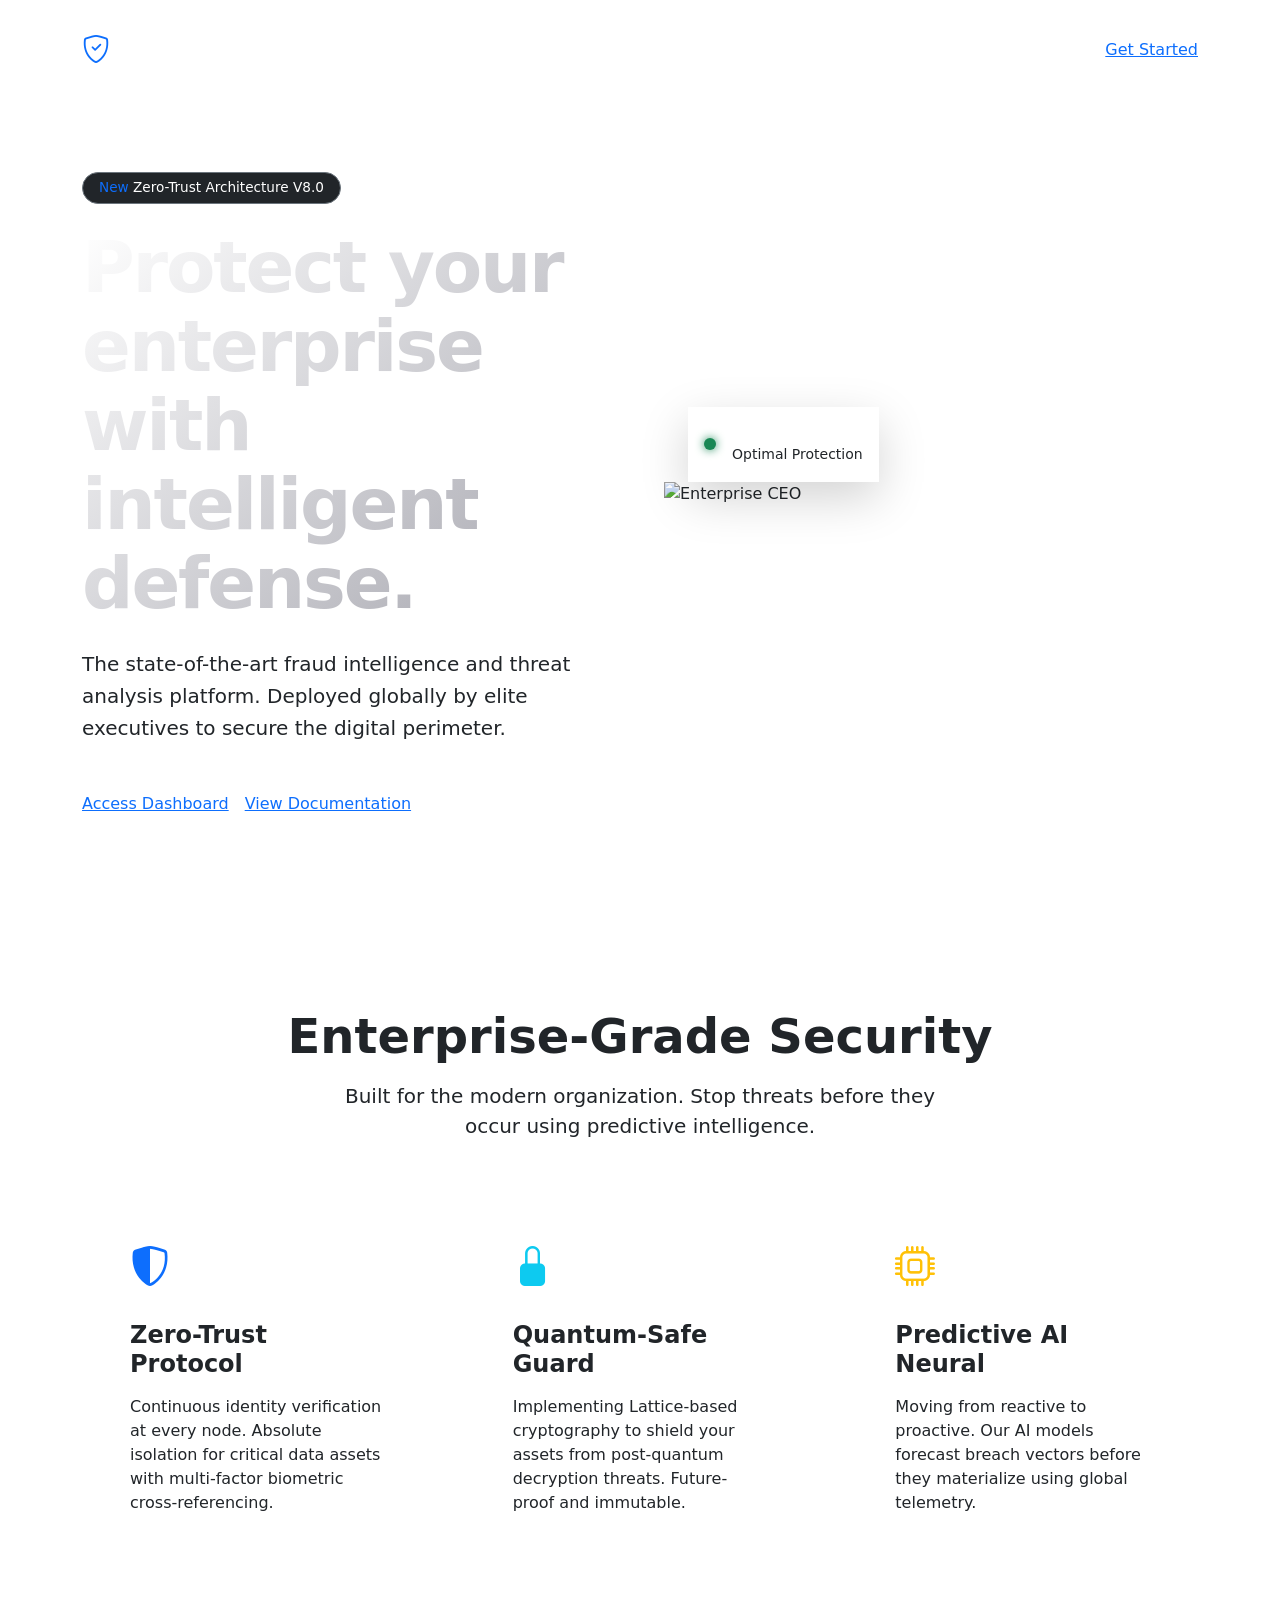
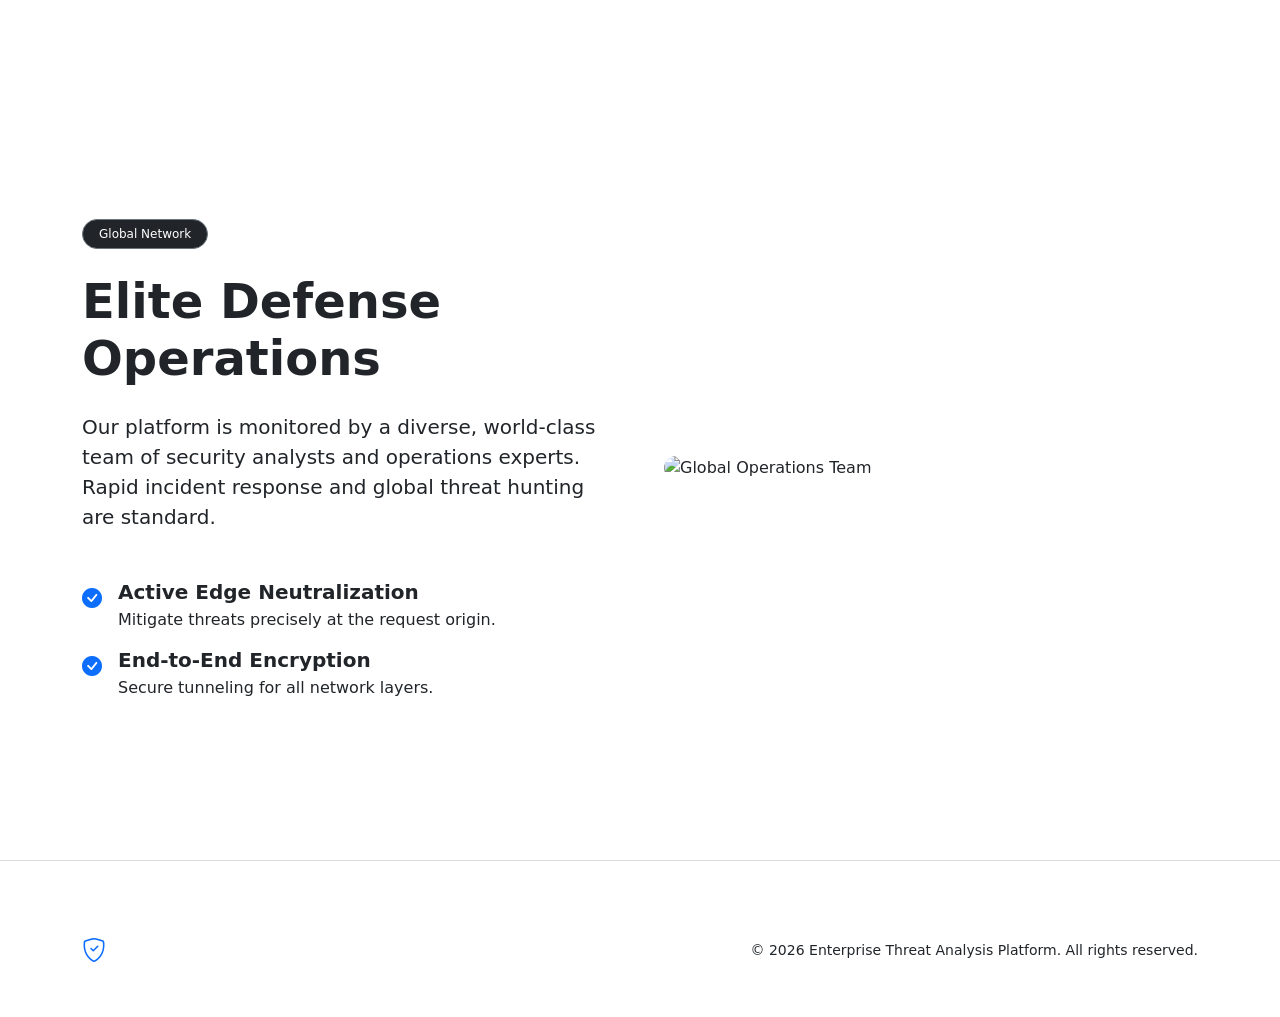
<file: src/main/resources/templates/index.html>
<!DOCTYPE html>
<html xmlns:th="http://www.thymeleaf.org">
<head>
    <meta charset="UTF-8">
    <meta name="viewport" content="width=device-width, initial-scale=1.0">
    <title>Enterprise Fraud Intelligence | Threat Analysis Platform</title>
    <link href="https://cdn.jsdelivr.net/npm/bootstrap@5.3.0/dist/css/bootstrap.min.css" rel="stylesheet">
    <link href="https://cdn.jsdelivr.net/npm/bootstrap-icons@1.10.5/font/bootstrap-icons.css" rel="stylesheet">
    <link rel="stylesheet" th:href="@{/css/cyber-command.css}">
    <style>
        .hero-title {
            font-size: clamp(3rem, 7vw, 4.5rem);
            font-weight: 800;
            line-height: 1.1;
            letter-spacing: -0.03em;
            background: linear-gradient(135deg, #ffffff 0%, #a1a1aa 100%);
            -webkit-background-clip: text;
            -webkit-text-fill-color: transparent;
            margin-bottom: 1.5rem;
        }
        .feature-grid {
            display: grid;
            grid-template-columns: repeat(auto-fit, minmax(300px, 1fr));
            gap: 2rem;
        }
        .gradient-text {
            background: linear-gradient(135deg, var(--accent-blue), var(--accent-purple));
            -webkit-background-clip: text;
            -webkit-text-fill-color: transparent;
        }
    </style>
</head>
<body>

    <div class="ambient-glow"></div>

    <nav class="navbar navbar-expand-lg py-4">
        <div class="container d-flex justify-content-between align-items-center">
            <a class="navbar-brand text-white fw-bold d-flex align-items-center gap-2" href="#">
                <i class="bi bi-shield-check text-primary fs-3"></i> Enterprise Intelligence
            </a>
            <div class="d-flex align-items-center gap-3">
                <a href="/login" class="text-white text-decoration-none fw-medium d-none d-md-block">Sign In</a>
                <a href="/register" class="btn-primary-modern">Get Started</a>
            </div>
        </div>
    </nav>

    <header class="py-5 mt-4">
        <div class="container">
            <div class="row align-items-center g-5">
                <div class="col-lg-6">
                    <div class="badge rounded-pill bg-dark border border-secondary text-white px-3 py-2 fw-medium mb-4" style="font-size: 0.85rem;">
                        <span class="text-primary">New</span> Zero-Trust Architecture V8.0
                    </div>
                    <h1 class="hero-title">Protect your enterprise with <span class="gradient-text">intelligent defense.</span></h1>
                    <p class="text-dim fs-5 mb-5" style="max-width: 500px; line-height: 1.6;">
                        The state-of-the-art fraud intelligence and threat analysis platform. Deployed globally by elite executives to secure the digital perimeter.
                    </p>
                    <div class="d-flex gap-3 flex-wrap">
                        <a href="/login" class="btn-primary-modern">Access Dashboard</a>
                        <a href="/register" class="btn-secondary-modern">View Documentation</a>
                    </div>
                </div>
                <div class="col-lg-6">
                    <div class="position-relative">
                        <!-- Modern rounded imagery overlay -->
                        <img th:src="@{/images/ceo_boss.png}" alt="Enterprise CEO" class="hero-img-modern">
                        
                        <div class="glass-panel p-3 position-absolute bottom-0 start-0 m-4 shadow-lg">
                            <div class="d-flex align-items-center gap-3">
                                <div class="bg-success rounded-circle" style="width: 12px; height: 12px; box-shadow: 0 0 10px #198754;"></div>
                                <div>
                                    <h6 class="mb-0 fw-bold text-white fs-6">System Status</h6>
                                    <small class="text-dim">Optimal Protection</small>
                                </div>
                            </div>
                        </div>
                    </div>
                </div>
            </div>
        </div>
    </header>

    <section class="py-5 mt-5">
        <div class="container py-5">
            <div class="text-center mb-5">
                <h2 class="display-5 fw-bold mb-3">Enterprise-Grade Security</h2>
                <p class="text-dim fs-5 mx-auto" style="max-width: 600px;">Built for the modern organization. Stop threats before they occur using predictive intelligence.</p>
            </div>
            <div class="feature-grid">
                <div class="glass-panel p-5">
                    <div class="mb-4 text-primary fs-1"><i class="bi bi-shield-shaded"></i></div>
                    <h4 class="fw-bold mb-3">Zero-Trust Protocol</h4>
                    <p class="text-dim">Continuous identity verification at every node. Absolute isolation for critical data assets with multi-factor biometric cross-referencing.</p>
                </div>

                <div class="glass-panel p-5">
                    <div class="mb-4 text-info fs-1"><i class="bi bi-lock-fill"></i></div>
                    <h4 class="fw-bold mb-3">Quantum-Safe Guard</h4>
                    <p class="text-dim">Implementing Lattice-based cryptography to shield your assets from post-quantum decryption threats. Future-proof and immutable.</p>
                </div>

                <div class="glass-panel p-5">
                    <div class="mb-4 text-warning fs-1"><i class="bi bi-cpu"></i></div>
                    <h4 class="fw-bold mb-3">Predictive AI Neural</h4>
                    <p class="text-dim">Moving from reactive to proactive. Our AI models forecast breach vectors before they materialize using global telemetry.</p>
                </div>
            </div>
        </div>
    </section>

    <!-- Global Operations Section -->
    <section class="py-5 mt-5" style="border-top: 1px solid var(--border-color);">
        <div class="container py-5">
            <div class="row align-items-center g-5 flex-row-reverse">
                <div class="col-lg-6">
                    <img th:src="@{/images/command_center.png}" alt="Global Operations Team" class="hero-img-modern" style="border-radius: 20px;">
                </div>
                <div class="col-lg-6">
                    <div class="badge rounded-pill bg-dark border border-secondary text-white px-3 py-2 fw-medium mb-4">Global Network</div>
                    <h2 class="display-5 fw-bold mb-4">Elite Defense Operations</h2>
                    <p class="text-dim fs-5 mb-5">
                        Our platform is monitored by a diverse, world-class team of security analysts and operations experts. Rapid incident response and global threat hunting are standard.
                    </p>
                    <ul class="list-unstyled d-flex flex-column gap-3">
                        <li class="d-flex align-items-start gap-3">
                            <i class="bi bi-check-circle-fill text-primary fs-5 mt-1"></i>
                            <div>
                                <h6 class="fw-bold mb-1 fs-5">Active Edge Neutralization</h6>
                                <p class="text-dim mb-0">Mitigate threats precisely at the request origin.</p>
                            </div>
                        </li>
                        <li class="d-flex align-items-start gap-3">
                            <i class="bi bi-check-circle-fill text-primary fs-5 mt-1"></i>
                            <div>
                                <h6 class="fw-bold mb-1 fs-5">End-to-End Encryption</h6>
                                <p class="text-dim mb-0">Secure tunneling for all network layers.</p>
                            </div>
                        </li>
                    </ul>
                </div>
            </div>
        </div>
    </section>

    <footer class="py-5 mt-5 border-top border-secondary border-opacity-25">
        <div class="container pt-4">
            <div class="row g-4 align-items-center">
                <div class="col-md-6 text-center text-md-start">
                    <a class="navbar-brand text-white fw-bold d-flex align-items-center gap-2 justify-content-center justify-content-md-start" href="#">
                        <i class="bi bi-shield-check text-primary fs-4"></i>
                        <span class="fs-5">Enterprise Intelligence</span>
                    </a>
                </div>
                <div class="col-md-6 text-center text-md-end">
                    <p class="text-dim small mb-0">© 2026 Enterprise Threat Analysis Platform. All rights reserved.</p>
                </div>
            </div>
        </div>
    </footer>

    <script src="https://cdn.jsdelivr.net/npm/bootstrap@5.3.0/dist/js/bootstrap.bundle.min.js"></script>
</body>
</html>
</file>
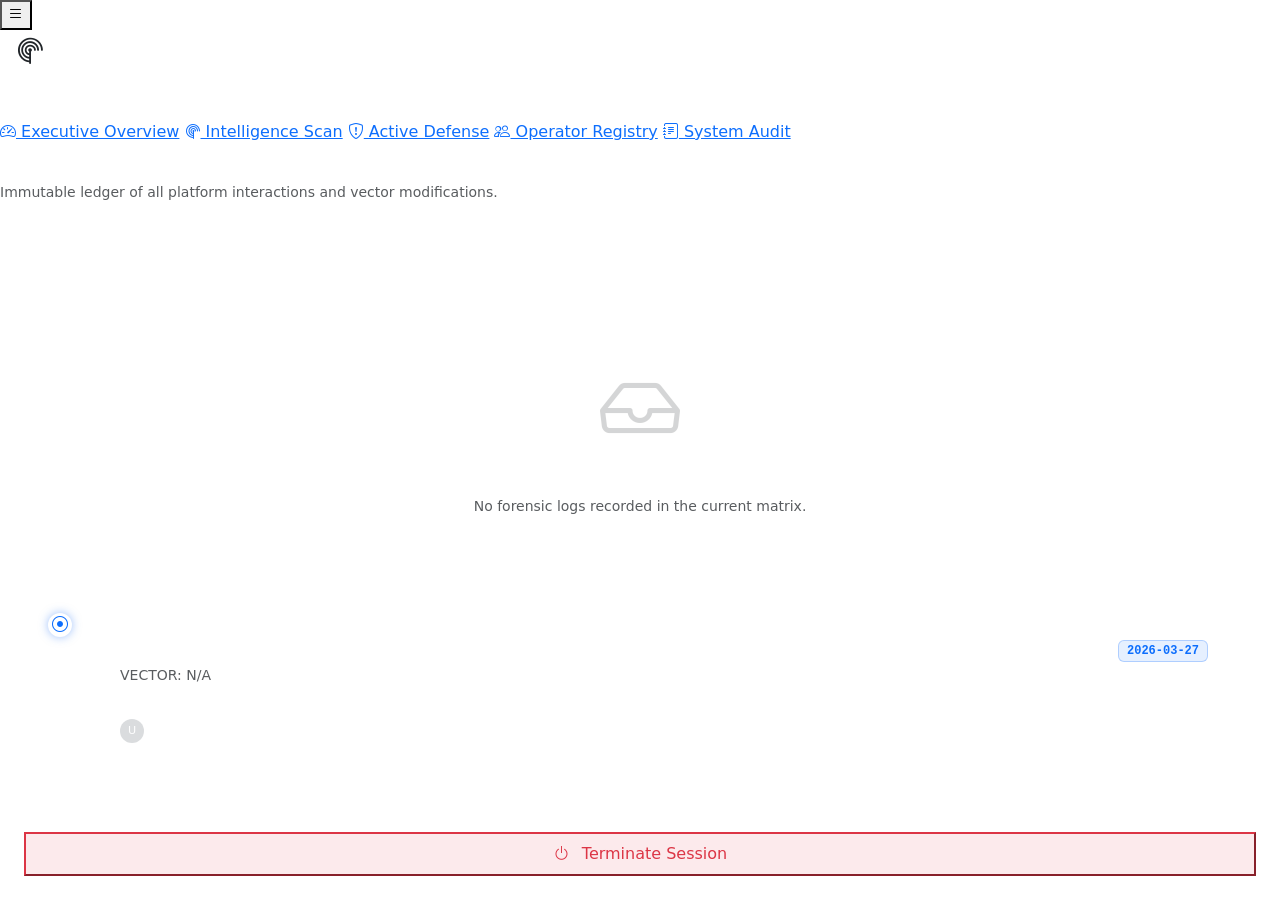
<file: src/main/resources/templates/audit-logs.html>
<!DOCTYPE html>
<html xmlns:th="http://www.thymeleaf.org">
<head>
    <meta charset="UTF-8">
    <meta name="viewport" content="width=device-width, initial-scale=1.0">
    <title>System Audit | VORTEX-PRIMUS</title>
    <link href="https://cdn.jsdelivr.net/npm/bootstrap@5.3.0/dist/css/bootstrap.min.css" rel="stylesheet">
    <link href="https://cdn.jsdelivr.net/npm/bootstrap-icons@1.10.5/font/bootstrap-icons.css" rel="stylesheet">
    <link rel="stylesheet" th:href="@{/css/vortex-primus.css}">
    <style>
        .timeline {
            position: relative;
            padding-left: 3rem;
            margin-top: 2rem;
        }
        .timeline::before {
            content: '';
            position: absolute;
            left: 11px;
            top: 0;
            bottom: 0;
            width: 2px;
            background: linear-gradient(180deg, var(--accent-blue) 0%, rgba(59, 130, 246, 0.1) 100%);
        }
        .timeline-item {
            position: relative;
            margin-bottom: 2rem;
        }
        .timeline-dot {
            position: absolute;
            left: -3rem;
            width: 24px;
            height: 24px;
            border-radius: 50%;
            background: var(--bg-dark);
            border: 2px solid var(--accent-blue);
            box-shadow: 0 0 10px rgba(59, 130, 246, 0.5);
            display: flex;
            align-items: center;
            justify-content: center;
        }
    </style>
</head>
<body class="fade-in">

    <button class="sidebar-toggle" onclick="document.querySelector('.sidebar').classList.toggle('open');document.querySelector('.sidebar-overlay').classList.toggle('open');">
        <i class="bi bi-list"></i>
    </button>
    <div class="sidebar-overlay" onclick="document.querySelector('.sidebar').classList.remove('open');this.classList.remove('open');"></div>

    <div class="app-wrapper">
        <!-- Sidebar -->
        <aside class="sidebar">
            <div class="d-flex align-items-center gap-3 mb-5 px-3">
                <i class="bi bi-radar text-cyan fs-3"></i>
                <span class="fs-4 fw-800 text-white" style="letter-spacing: -1px;">VORTEX-PRIMUS</span>
            </div>
            <nav>
                <a th:href="@{/dashboard}" class="nav-item"><i class="bi bi-speedometer2"></i> Executive Overview</a>
                <a th:href="@{/threat-scan}" class="nav-item"><i class="bi bi-radar"></i> Intelligence Scan</a>
                <a th:href="@{/mitigation-rules}" class="nav-item"><i class="bi bi-shield-exclamation"></i> Active Defense</a>
                <a th:href="@{/authorized-users}" class="nav-item"><i class="bi bi-people"></i> Operator Registry</a>
                <a th:href="@{/audit-logs}" class="nav-item active"><i class="bi bi-journal-text"></i> System Audit</a>
            </nav>
            <div class="position-absolute bottom-0 start-0 w-100 p-4">
                <form th:action="@{/logout}" method="post">
                    <button type="submit" class="btn-outline w-100 py-2 border-danger text-danger bg-danger bg-opacity-10 border-opacity-20 fs-7">
                        <i class="bi bi-power me-2"></i> Terminate Session
                    </button>
                </form>
            </div>
        </aside>

        <!-- Main Workspace -->
        <main class="main-content">
            <header class="d-flex justify-content-between align-items-center mb-5">
                <div>
                    <h2 class="fw-800 text-white m-0">Forensic Audit Trail</h2>
                    <p class="text-muted small">Immutable ledger of all platform interactions and vector modifications.</p>
                </div>
                <button class="btn btn-outline border-white border-opacity-25 rounded-pill fs-6 px-4 py-2 text-white">
                    <i class="bi bi-download me-2"></i> EXPORT_LEDGER
                </button>
            </header>

            <div class="glass-card p-5">
                
                <div th:if="${logs == null or logs.isEmpty()}" class="text-center py-5">
                    <i class="bi bi-inbox text-muted display-1 mb-3 opacity-25"></i>
                    <h4 class="text-white fw-700">AWAITING_TELEMETRY</h4>
                    <p class="text-muted mono small">No forensic logs recorded in the current matrix.</p>
                </div>

                <div class="timeline" th:if="${logs != null and !logs.isEmpty()}">
                    
                    <div class="timeline-item" th:each="log : ${logs}">
                        <div class="timeline-dot">
                            <i class="bi bi-record-circle text-primary fs-6"></i>
                        </div>
                        <div class="glass-card p-4 mx-0" style="background: rgba(255,255,255,0.02); border-color: rgba(255,255,255,0.05);">
                            <div class="d-flex justify-content-between align-items-start mb-3">
                                <div>
                                    <div class="d-flex align-items-center gap-2 mb-1">
                                        <div class="pulse-active" style="width: 6px; height: 6px;"></div>
                                        <h5 class="fw-800 text-white m-0" th:text="${log.action != null ? log.action : 'UNKNOWN'}">SCAN_EXECUTED</h5>
                                    </div>
                                    <div class="mono small text-muted">VECTOR: <span th:text="${log.details != null ? log.details : 'N/A'}">N/A</span></div>
                                </div>
                                <div class="text-end">
                                    <div class="badge bg-primary bg-opacity-10 text-primary border border-primary border-opacity-25 px-2 py-1 mb-1 fw-700 font-monospace small"
                                         th:text="${log.timestamp != null ? #temporals.format(log.timestamp, 'yyyy-MM-dd HH:mm:ss') : 'N/A'}">2026-03-27</div>
                                </div>
                            </div>
                            
                            <div class="d-flex align-items-center gap-3 mt-3 pt-3 border-top border-white border-opacity-5">
                                <div class="rounded-circle bg-secondary bg-opacity-25 text-white fw-800 d-flex align-items-center justify-content-center" style="width: 24px; height: 24px; font-size: 0.7rem;" th:text="${log.performedBy != null and log.performedBy.length() > 0 ? log.performedBy.substring(0,1).toUpperCase() : 'S'}">U</div>
                                <span class="text-white-50 small fw-600">OPERATOR: <span class="text-white" th:text="${log.performedBy != null ? log.performedBy : 'SYSTEM'}">user</span></span>
                            </div>
                        </div>
                    </div>

                </div>
            </div>
        </main>
    </div>

    <script src="https://cdn.jsdelivr.net/npm/bootstrap@5.3.0/dist/js/bootstrap.bundle.min.js"></script>
</body>
</html>
</file>
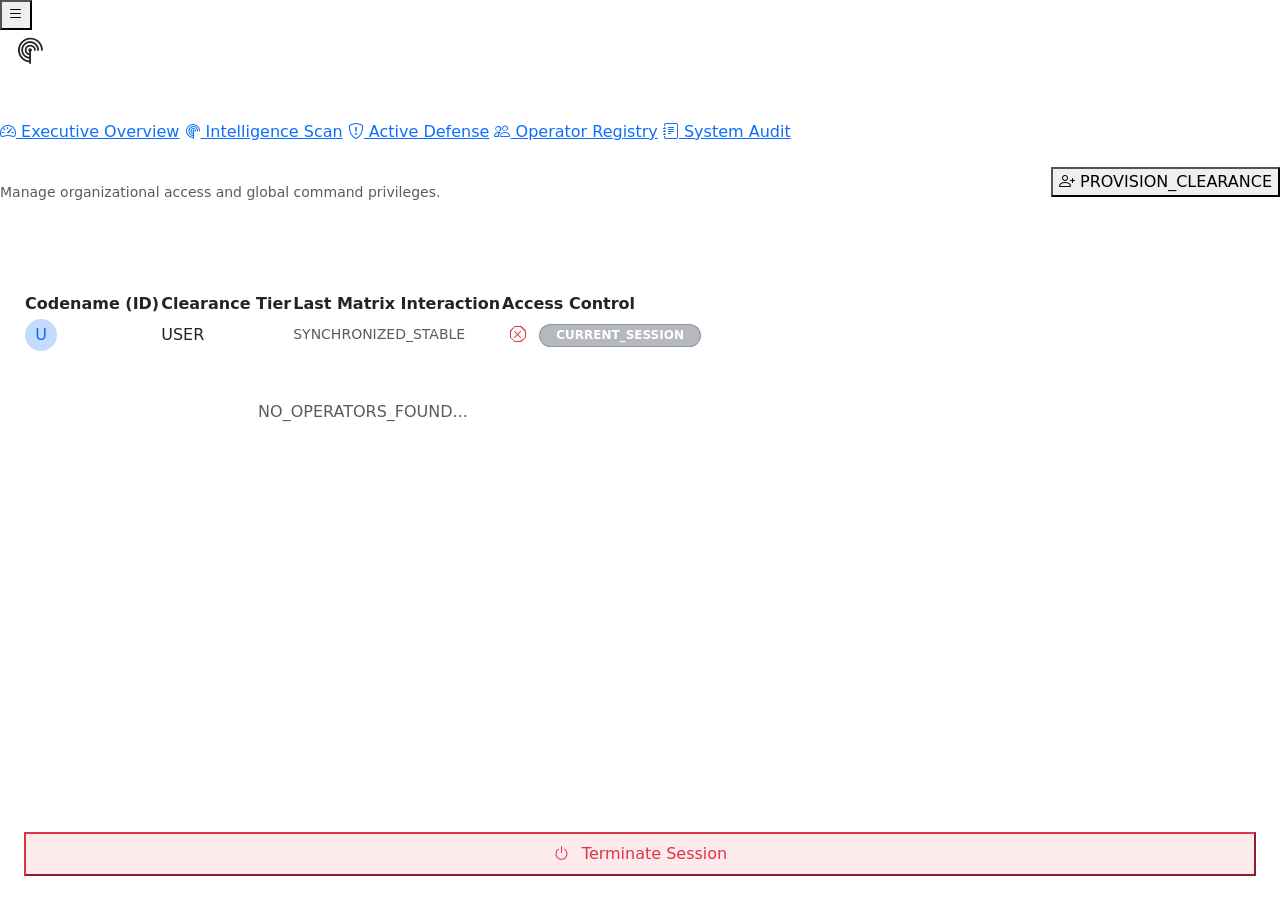
<file: src/main/resources/templates/authorized-users.html>
<!DOCTYPE html>
<html xmlns:th="http://www.thymeleaf.org">
<head>
    <meta charset="UTF-8">
    <meta name="viewport" content="width=device-width, initial-scale=1.0">
    <title>Operator Registry | VORTEX-PRIMUS</title>
    <link href="https://cdn.jsdelivr.net/npm/bootstrap@5.3.0/dist/css/bootstrap.min.css" rel="stylesheet">
    <link href="https://cdn.jsdelivr.net/npm/bootstrap-icons@1.10.5/font/bootstrap-icons.css" rel="stylesheet">
    <link rel="stylesheet" th:href="@{/css/vortex-primus.css}">
</head>
<body class="fade-in">

    <button class="sidebar-toggle" onclick="document.querySelector('.sidebar').classList.toggle('open');document.querySelector('.sidebar-overlay').classList.toggle('open');">
        <i class="bi bi-list"></i>
    </button>
    <div class="sidebar-overlay" onclick="document.querySelector('.sidebar').classList.remove('open');this.classList.remove('open');"></div>

    <div class="app-wrapper">
        <!-- Sidebar -->
        <aside class="sidebar">
            <div class="d-flex align-items-center gap-3 mb-5 px-3">
                <i class="bi bi-radar text-cyan fs-3"></i>
                <span class="fs-4 fw-800 text-white" style="letter-spacing: -1px;">VORTEX-PRIMUS</span>
            </div>
            <nav>
                <a th:href="@{/dashboard}" class="nav-item"><i class="bi bi-speedometer2"></i> Executive Overview</a>
                <a th:href="@{/threat-scan}" class="nav-item"><i class="bi bi-radar"></i> Intelligence Scan</a>
                <a th:href="@{/mitigation-rules}" class="nav-item"><i class="bi bi-shield-exclamation"></i> Active Defense</a>
                <a th:href="@{/authorized-users}" class="nav-item active"><i class="bi bi-people"></i> Operator Registry</a>
                <a th:href="@{/audit-logs}" class="nav-item"><i class="bi bi-journal-text"></i> System Audit</a>
            </nav>
            <div class="position-absolute bottom-0 start-0 w-100 p-4">
                <form th:action="@{/logout}" method="post">
                    <button type="submit" class="btn-outline w-100 py-2 border-danger text-danger bg-danger bg-opacity-10 border-opacity-20 fs-7">
                        <i class="bi bi-power me-2"></i> Terminate Session
                    </button>
                </form>
            </div>
        </aside>

        <!-- Main Workspace -->
        <main class="main-content">
            <header class="d-flex justify-content-between align-items-center mb-5">
                <div>
                    <h2 class="fw-800 text-white m-0">Operator Registry</h2>
                    <p class="text-muted small">Manage organizational access and global command privileges.</p>
                </div>
                <button type="button" class="btn-premium fs-6" data-bs-toggle="modal" data-bs-target="#addUserModal">
                    <i class="bi bi-person-plus"></i> PROVISION_CLEARANCE
                </button>
            </header>

            <div class="glass-card p-4">
                <div class="table-responsive">
                    <table class="premium-table">
                        <thead>
                            <tr>
                                <th>Codename (ID)</th>
                                <th>Clearance Tier</th>
                                <th>Last Matrix Interaction</th>
                                <th>Access Control</th>
                            </tr>
                        </thead>
                        <tbody>
                            <tr th:each="user : ${users}">
                                <td class="fw-700 text-white">
                                    <div class="d-flex align-items-center gap-3">
                                        <div class="rounded-circle bg-primary bg-opacity-25 text-primary fw-800 d-flex align-items-center justify-content-center" style="width: 32px; height: 32px;" th:text="${user.username != null and #strings.length(user.username) > 0 ? #strings.substring(user.username,0,1).toUpperCase() : 'U'}">U</div>
                                        <span th:text="${user.username}">user</span>
                                    </div>
                                </td>
                                <td>
                                    <span th:classappend="${user.role == 'ADMIN'} ? 'status-danger' : 'status-active'" class="badge-status" th:text="${user.role}">USER</span>
                                </td>
                                <td class="mono small text-muted">SYNCHRONIZED_STABLE</td>
                                <td>
                                    <!-- Prevent self-deletion if username matches -->
                                    <a th:if="${#authentication.name != user.username}" th:href="@{/authorized-users/delete/{id}(id=${user.id})}" class="btn btn-outline-danger border-0 p-2 lh-1 text-danger" title="REVOKE CLEARANCE">
                                        <i class="bi bi-x-octagon"></i>
                                    </a>
                                    <span th:if="${#authentication.name == user.username}" class="badge bg-secondary bg-opacity-50 text-white rounded-pill px-3 fw-600 border border-secondary border-opacity-50">CURRENT_SESSION</span>
                                </td>
                            </tr>
                            <tr th:if="${#lists.isEmpty(users)}">
                                <td colspan="4" class="text-center py-5 text-muted mono">NO_OPERATORS_FOUND...</td>
                            </tr>
                        </tbody>
                    </table>
                </div>
            </div>
        </main>
    </div>

    <!-- The original Modal is mostly kept, with CSS classes updated for the new theme -->
    <div class="modal fade" id="addUserModal" tabindex="-1" aria-labelledby="addUserModalLabel" aria-hidden="true">
        <div class="modal-dialog modal-dialog-centered">
            <div class="modal-content glass-card border-0">
                <div class="modal-header border-bottom border-white border-opacity-10">
                    <h5 class="modal-title fw-800 text-white" id="addUserModalLabel">Provision New Identity</h5>
                    <button type="button" class="btn-close btn-close-white" data-bs-dismiss="modal" aria-label="Close"></button>
                </div>
                <div class="modal-body p-4">
                    <form th:action="@{/authorized-users/add}" method="post">
                        <div class="mb-3">
                            <label for="username" class="small fw-700 text-muted text-uppercase mb-2">Codename (ID)</label>
                            <input type="text" class="form-control bg-dark border-secondary text-white p-3 border-opacity-25" id="username" name="username" placeholder="agent_alpha" required>
                        </div>
                        <div class="mb-3">
                            <label for="password" class="small fw-700 text-muted text-uppercase mb-2">Passcode</label>
                            <input type="password" class="form-control bg-dark border-secondary text-white p-3 border-opacity-25 mono small" id="password" name="password" placeholder="••••••••" required>
                        </div>
                        <div class="mb-4">
                            <label for="role" class="small fw-700 text-muted text-uppercase mb-2">Clearance Tier</label>
                            <select class="form-select bg-dark border-secondary text-white p-3 border-opacity-25" id="role" name="role">
                                <option value="USER" selected>TACTICAL OPERATOR (USER)</option>
                                <option value="ADMIN">SYSTEM SUPREME (ADMIN)</option>
                            </select>
                        </div>
                        <div class="d-flex justify-content-end gap-2">
                            <button type="button" class="btn btn-outline-secondary px-4 fw-600 rounded-pill" data-bs-dismiss="modal">ABORT</button>
                            <button type="submit" class="btn-premium px-4">AUTHORIZE_IDENTITY</button>
                        </div>
                    </form>
                </div>
            </div>
        </div>
    </div>

    <script src="https://cdn.jsdelivr.net/npm/bootstrap@5.3.0/dist/js/bootstrap.bundle.min.js"></script>
</body>
</html>
</file>
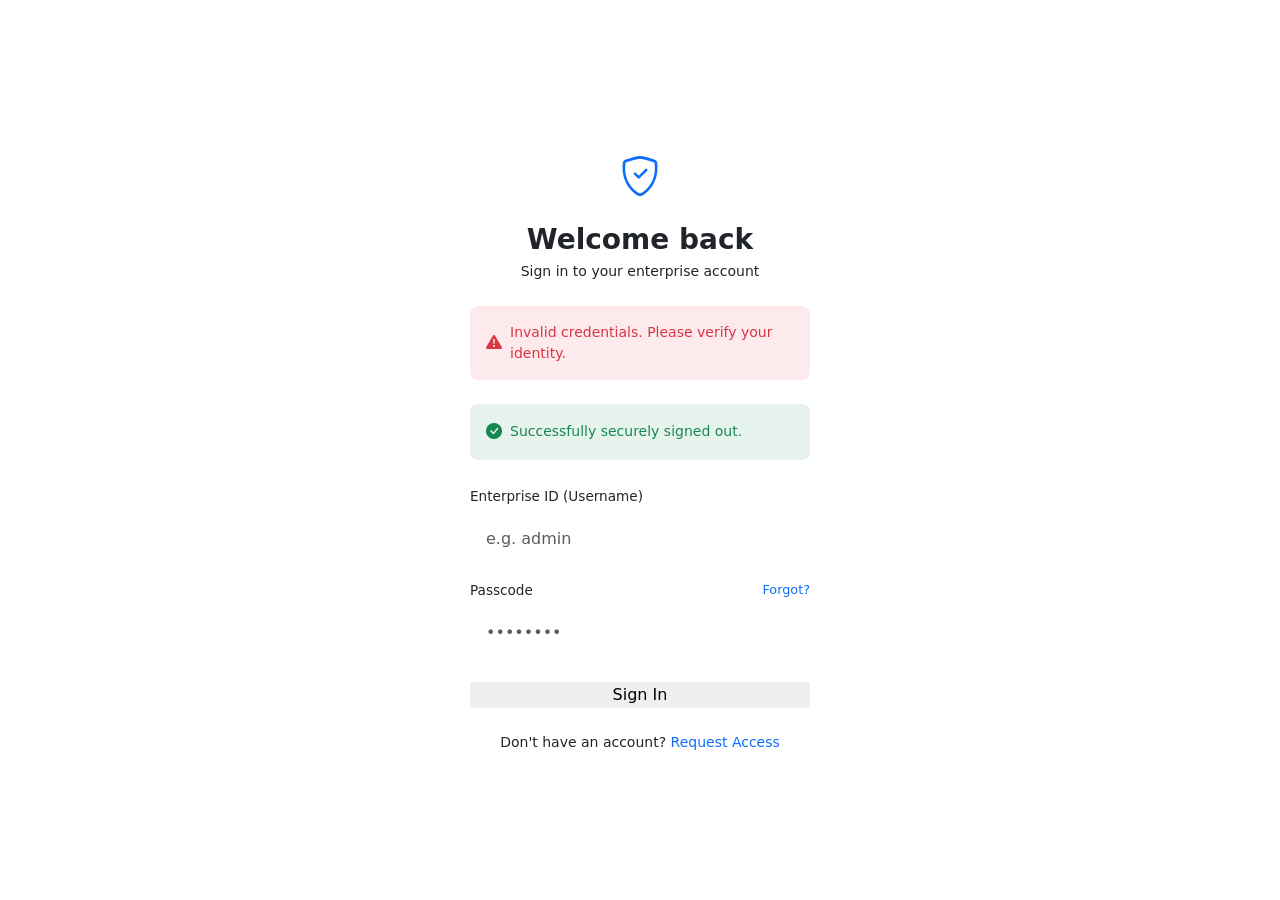
<file: src/main/resources/templates/login.html>
<!DOCTYPE html>
<html xmlns:th="http://www.thymeleaf.org">
<head>
    <meta charset="UTF-8">
    <meta name="viewport" content="width=device-width, initial-scale=1.0">
    <title>Enterprise Security | Sign In</title>
    <link href="https://cdn.jsdelivr.net/npm/bootstrap@5.3.0/dist/css/bootstrap.min.css" rel="stylesheet">
    <link href="https://cdn.jsdelivr.net/npm/bootstrap-icons@1.10.5/font/bootstrap-icons.css" rel="stylesheet">
    <link rel="stylesheet" th:href="@{/css/cyber-command.css}">
    <style>
        .auth-container {
            min-height: 100vh;
            display: flex;
            align-items: center;
            justify-content: center;
            padding: 2rem 1rem;
        }
        .auth-card {
            width: 100%;
            max-width: 420px;
            padding: 2.5rem;
        }
        .form-control-dark {
            background-color: rgba(255,255,255,0.05);
            border: 1px solid var(--border-color);
            color: white;
            padding: 0.8rem 1rem;
        }
        .form-control-dark:focus {
            background-color: rgba(255,255,255,0.08);
            border-color: var(--primary-color);
            color: white;
            box-shadow: none;
        }
        .form-label {
            color: var(--text-secondary);
            font-size: 0.85rem;
            font-weight: 500;
        }
    </style>
</head>
<body>
    <div class="ambient-glow"></div>
    
    <div class="container auth-container">
        <div class="glass-panel auth-card">
            <div class="text-center mb-4">
                <i class="bi bi-shield-check text-primary fs-1 mb-3 d-inline-block"></i>
                <h3 class="fw-bold mb-1">Welcome back</h3>
                <p class="text-dim small">Sign in to your enterprise account</p>
            </div>

            <div th:if="${param.error}" class="alert alert-danger border-0 bg-danger bg-opacity-10 text-danger rounded-3 p-3 mb-4 d-flex align-items-center gap-2">
                <i class="bi bi-exclamation-triangle-fill"></i>
                <span class="small fw-medium">Invalid credentials. Please verify your identity.</span>
            </div>

            <div th:if="${param.logout}" class="alert alert-success border-0 bg-success bg-opacity-10 text-success rounded-3 p-3 mb-4 d-flex align-items-center gap-2">
                <i class="bi bi-check-circle-fill"></i>
                <span class="small fw-medium">Successfully securely signed out.</span>
            </div>

            <form th:action="@{/login}" method="post">
                <div class="mb-3">
                    <label for="username" class="form-label">Enterprise ID (Username)</label>
                    <input type="text" id="username" name="username" class="form-control form-control-dark rounded-3" required autofocus placeholder="e.g. admin">
                </div>
                <div class="mb-4">
                    <label for="password" class="form-label d-flex justify-content-between">
                        <span>Passcode</span>
                        <a href="#" class="text-decoration-none text-primary" style="font-size: 0.8rem;">Forgot?</a>
                    </label>
                    <input type="password" id="password" name="password" class="form-control form-control-dark rounded-3" required placeholder="••••••••">
                </div>
                <button type="submit" class="btn-primary-modern w-100 mb-4 border-0">Sign In</button>
                
                <div class="text-center">
                    <p class="text-dim small mb-0">Don't have an account? <a href="/register" class="text-primary text-decoration-none fw-medium">Request Access</a></p>
                </div>
            </form>
        </div>
    </div>
</body>
</html>
</file>
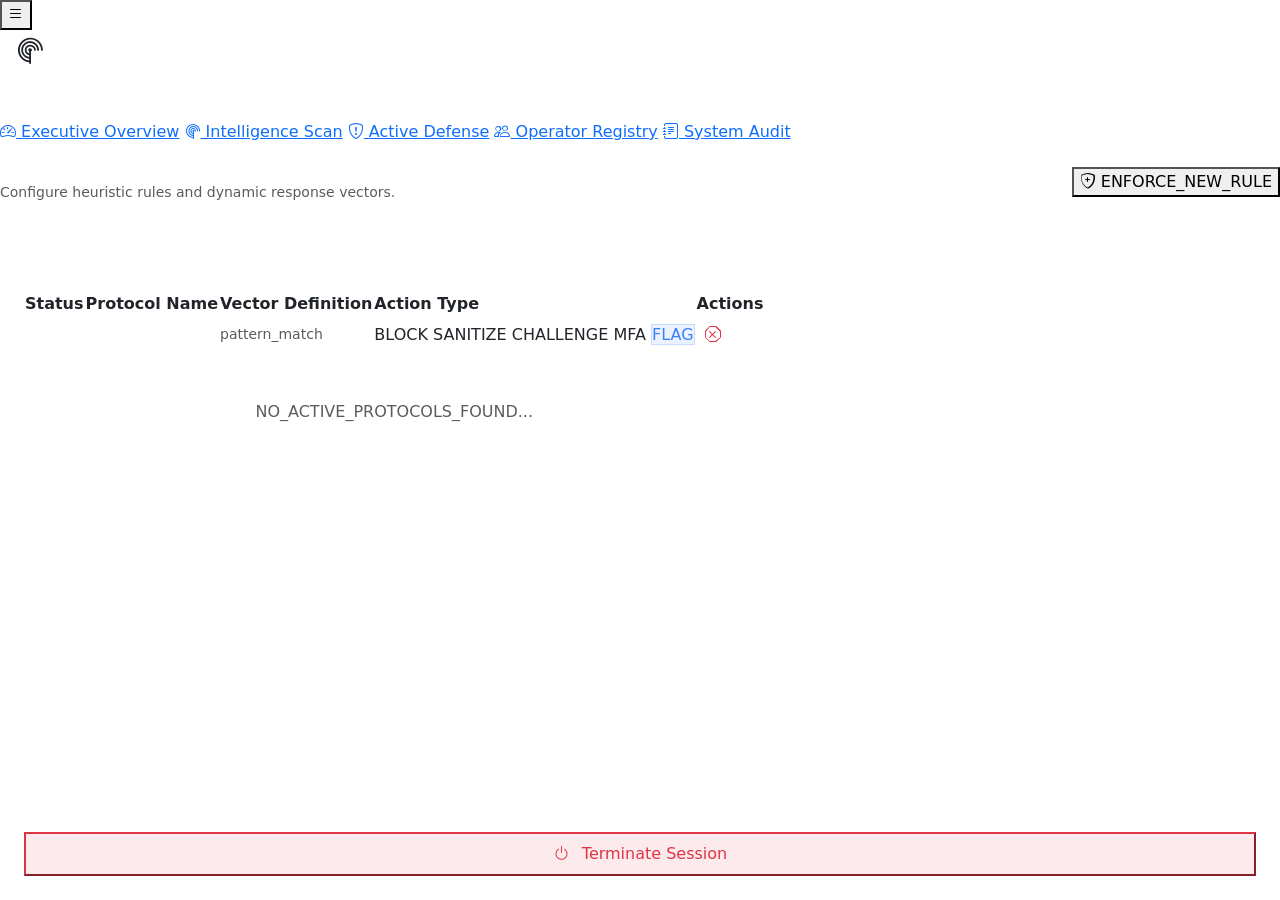
<file: src/main/resources/templates/mitigation-rules.html>
<!DOCTYPE html>
<html xmlns:th="http://www.thymeleaf.org">
<head>
    <meta charset="UTF-8">
    <meta name="viewport" content="width=device-width, initial-scale=1.0">
    <title>Active Defense | VORTEX-PRIMUS</title>
    <link href="https://cdn.jsdelivr.net/npm/bootstrap@5.3.0/dist/css/bootstrap.min.css" rel="stylesheet">
    <link href="https://cdn.jsdelivr.net/npm/bootstrap-icons@1.10.5/font/bootstrap-icons.css" rel="stylesheet">
    <link rel="stylesheet" th:href="@{/css/vortex-primus.css}">
    <meta name="_csrf" th:content="${_csrf.token}"/>
    <meta name="_csrf_header" th:content="${_csrf.headerName}"/>
    <style>
        /* Toggle Switch */
        .toggle-switch {
            position: relative;
            display: inline-block;
            width: 44px;
            height: 24px;
            cursor: pointer;
        }
        .toggle-switch input { opacity: 0; width: 0; height: 0; }
        .toggle-slider {
            position: absolute;
            inset: 0;
            background: rgba(255,255,255,0.1);
            border-radius: 24px;
            transition: 0.3s;
        }
        .toggle-slider::before {
            content: '';
            position: absolute;
            width: 18px;
            height: 18px;
            left: 3px;
            top: 3px;
            background: white;
            border-radius: 50%;
            transition: 0.3s;
        }
        .toggle-switch input:checked + .toggle-slider {
            background: var(--accent-emerald);
            box-shadow: 0 0 12px rgba(16, 185, 129, 0.4);
        }
        .toggle-switch input:checked + .toggle-slider::before {
            transform: translateX(20px);
        }
        .rule-disabled {
            opacity: 0.45;
        }
    </style>
</head>
<body class="fade-in">

    <button class="sidebar-toggle" onclick="document.querySelector('.sidebar').classList.toggle('open');document.querySelector('.sidebar-overlay').classList.toggle('open');">
        <i class="bi bi-list"></i>
    </button>
    <div class="sidebar-overlay" onclick="document.querySelector('.sidebar').classList.remove('open');this.classList.remove('open');"></div>

    <div class="app-wrapper">
        <!-- Sidebar -->
        <aside class="sidebar">
            <div class="d-flex align-items-center gap-3 mb-5 px-3">
                <i class="bi bi-radar text-cyan fs-3"></i>
                <span class="fs-4 fw-800 text-white" style="letter-spacing: -1px;">VORTEX-PRIMUS</span>
            </div>
            <nav>
                <a th:href="@{/dashboard}" class="nav-item"><i class="bi bi-speedometer2"></i> Executive Overview</a>
                <a th:href="@{/threat-scan}" class="nav-item"><i class="bi bi-radar"></i> Intelligence Scan</a>
                <a th:href="@{/mitigation-rules}" class="nav-item active"><i class="bi bi-shield-exclamation"></i> Active Defense</a>
                <a th:href="@{/authorized-users}" class="nav-item"><i class="bi bi-people"></i> Operator Registry</a>
                <a th:href="@{/audit-logs}" class="nav-item"><i class="bi bi-journal-text"></i> System Audit</a>
            </nav>
            <div class="position-absolute bottom-0 start-0 w-100 p-4">
                <form th:action="@{/logout}" method="post">
                    <button type="submit" class="btn-outline w-100 py-2 border-danger text-danger bg-danger bg-opacity-10 border-opacity-20 fs-7">
                        <i class="bi bi-power me-2"></i> Terminate Session
                    </button>
                </form>
            </div>
        </aside>

        <!-- Main Workspace -->
        <main class="main-content">
            <header class="d-flex justify-content-between align-items-center mb-5">
                <div>
                    <h2 class="fw-800 text-white m-0">Active Defense Protocols</h2>
                    <p class="text-muted small">Configure heuristic rules and dynamic response vectors.</p>
                </div>
                <button type="button" class="btn-premium fs-6" data-bs-toggle="modal" data-bs-target="#addRuleModal">
                    <i class="bi bi-shield-plus"></i> ENFORCE_NEW_RULE
                </button>
            </header>

            <!-- Rules Control Center -->
            <div class="glass-card p-4">
                <div class="table-responsive">
                    <table class="premium-table">
                        <thead>
                            <tr>
                                <th>Status</th>
                                <th>Protocol Name</th>
                                <th>Vector Definition</th>
                                <th>Action Type</th>
                                <th>Actions</th>
                            </tr>
                        </thead>
                        <tbody>
                            <tr th:each="rule : ${rules}" th:classappend="${!rule.enabled} ? 'rule-disabled' : ''">
                                <!-- Toggle Switch -->
                                <td>
                                    <label class="toggle-switch" th:title="${rule.enabled ? 'Click to disable' : 'Click to enable'}" th:attr="onclick='toggleRule(' + ${rule.id} + ')'">
                                        <input type="checkbox" th:checked="${rule.enabled}" readonly>
                                        <span class="toggle-slider"></span>
                                    </label>
                                </td>
                                <td class="fw-700 text-white" th:text="${rule.name}">Default Rule</td>
                                <td class="mono small text-muted" th:text="${rule.description}">pattern_match</td>
                                <td>
                                    <!-- BLOCK = red, SANITIZE = green, CHALLENGE = yellow, MFA = yellow, FLAG = blue -->
                                    <span th:if="${rule.action == 'BLOCK'}" class="badge-status status-danger" th:text="${rule.action}">BLOCK</span>
                                    <span th:if="${rule.action == 'SANITIZE'}" class="badge-status status-active" th:text="${rule.action}">SANITIZE</span>
                                    <span th:if="${rule.action == 'CHALLENGE'}" class="badge-status status-warning" th:text="${rule.action}">CHALLENGE</span>
                                    <span th:if="${rule.action == 'MFA'}" class="badge-status status-warning" th:text="${rule.action}">MFA</span>
                                    <span th:if="${rule.action == 'FLAG'}" class="badge-status" style="background: rgba(59,130,246,0.1); color: #3b82f6; border: 1px solid rgba(59,130,246,0.2);" th:text="${rule.action}">FLAG</span>
                                </td>
                                <td>
                                    <button type="button" class="btn btn-outline-danger border-0 p-2 lh-1 text-danger" title="REVOKE RULE" th:attr="onclick='deleteRule(' + ${rule.id} + ')'">
                                        <i class="bi bi-x-octagon"></i>
                                    </button>
                                </td>
                            </tr>
                            <tr th:if="${rules == null or rules.isEmpty()}">
                                <td colspan="5" class="text-center py-5 text-muted mono">NO_ACTIVE_PROTOCOLS_FOUND...</td>
                            </tr>
                        </tbody>
                    </table>
                </div>
            </div>
        </main>
    </div>

    <!-- Add Rule Modal -->
    <div class="modal fade" id="addRuleModal" tabindex="-1" aria-labelledby="addRuleModalLabel" aria-hidden="true">
        <div class="modal-dialog modal-dialog-centered">
            <div class="modal-content glass-card border-0">
                <div class="modal-header border-bottom border-white border-opacity-10">
                    <h5 class="modal-title fw-800 text-white" id="addRuleModalLabel">Configure Defense Vector</h5>
                    <button type="button" class="btn-close btn-close-white" data-bs-dismiss="modal" aria-label="Close"></button>
                </div>
                <div class="modal-body p-4">
                    <form th:action="@{/rules/add}" method="post">
                        <div class="mb-3">
                            <label for="name" class="small fw-700 text-muted text-uppercase mb-2">Protocol Identifier</label>
                            <input type="text" class="form-input-premium" id="name" name="name" placeholder="e.g. BLOCK_IP_RANGE" required>
                        </div>
                        <div class="mb-3">
                            <label for="description" class="small fw-700 text-muted text-uppercase mb-2">Vector Expression</label>
                            <input type="text" class="form-input-premium mono" id="description" name="description" placeholder="Description of the rule" required>
                        </div>
                        <div class="mb-4">
                            <label for="action" class="small fw-700 text-muted text-uppercase mb-2">Threat Action</label>
                            <select class="form-input-premium" id="action" name="action" style="cursor: pointer;">
                                <option value="BLOCK">🛑 BLOCK CONNECTION</option>
                                <option value="SANITIZE">🧹 SANITIZE (Deep Packet Inspection)</option>
                                <option value="CHALLENGE">🔐 CHALLENGE (MFA/CAPTCHA)</option>
                                <option value="FLAG">🚩 FLAG FOR REVIEW</option>
                                <option value="MFA">🔑 REQUIRE MFA</option>
                            </select>
                        </div>
                        <div class="d-flex justify-content-end gap-2">
                            <button type="button" class="btn btn-outline-secondary px-4 fw-600 rounded-pill" data-bs-dismiss="modal">ABORT</button>
                            <button type="submit" class="btn-premium px-4">COMMIT VECTOR</button>
                        </div>
                    </form>
                </div>
            </div>
        </div>
    </div>

    <script src="https://cdn.jsdelivr.net/npm/bootstrap@5.3.0/dist/js/bootstrap.bundle.min.js"></script>
    <script>
        const csrfToken = document.querySelector('meta[name="_csrf"]').getAttribute('content');
        const csrfHeader = document.querySelector('meta[name="_csrf_header"]').getAttribute('content');

        async function toggleRule(id) {
            try {
                const res = await fetch('/api/rules/' + id + '/toggle', {
                    method: 'POST',
                    headers: { [csrfHeader]: csrfToken }
                });
                if (res.ok) {
                    window.location.reload();
                } else {
                    alert('Failed to toggle rule. Status: ' + res.status);
                }
            } catch (err) {
                alert('Network error: ' + err.message);
            }
        }

        async function deleteRule(id) {
            if (!confirm('Revoke this defense protocol?')) return;
            try {
                const res = await fetch('/api/rules/' + id, {
                    method: 'DELETE',
                    headers: { [csrfHeader]: csrfToken }
                });
                if (res.ok) {
                    window.location.reload();
                } else {
                    alert('Failed to delete rule. Status: ' + res.status);
                }
            } catch (err) {
                alert('Network error: ' + err.message);
            }
        }
    </script>
</body>
</html>
</file>
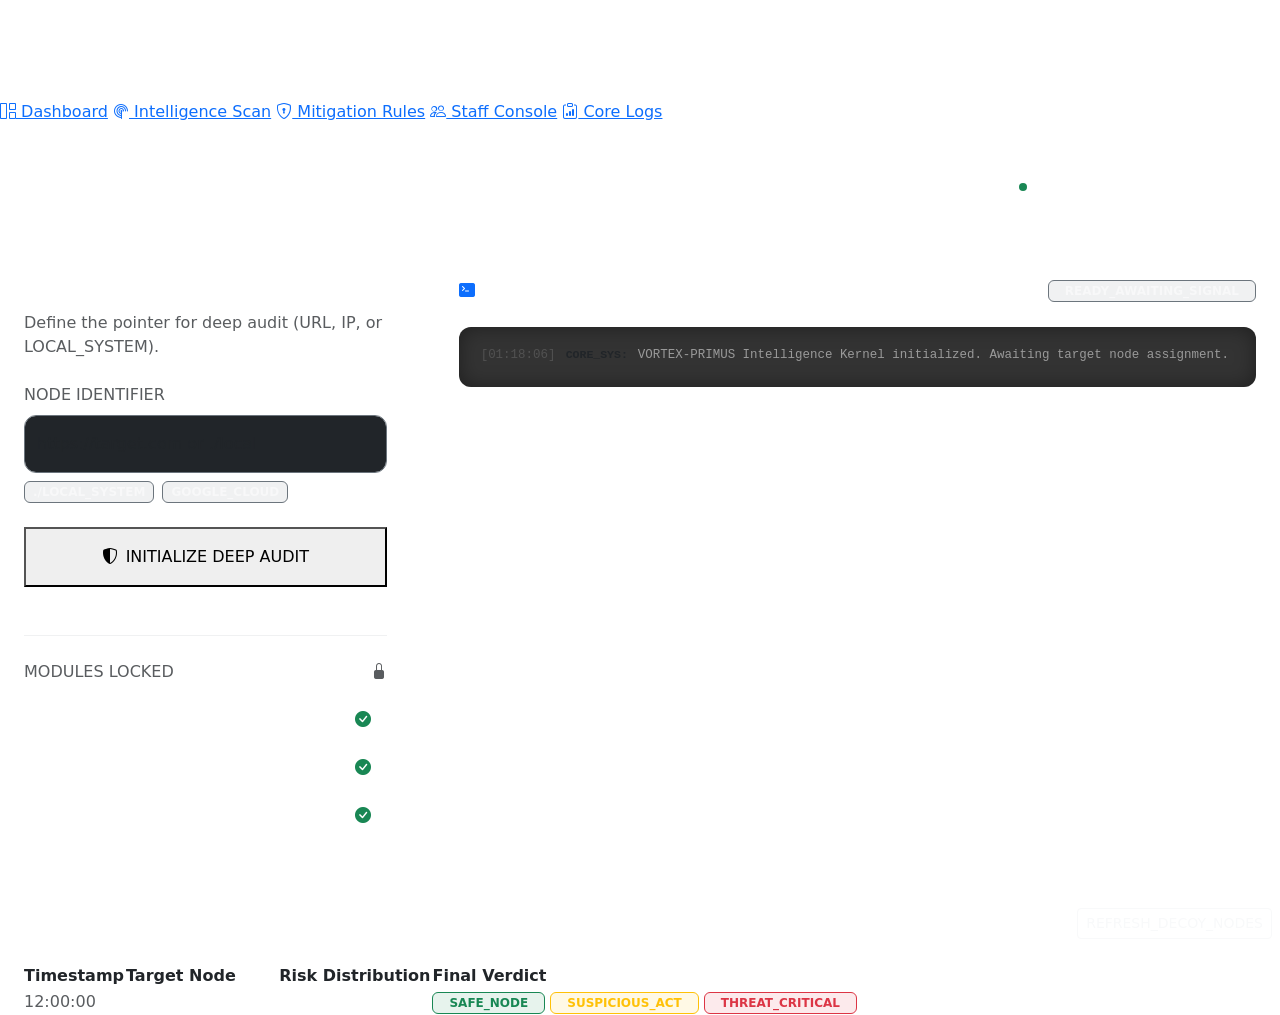
<file: src/main/resources/templates/threat-scan.html>
<!DOCTYPE html>
<html xmlns:th="http://www.thymeleaf.org">
<head>
    <meta charset="UTF-8">
    <meta name="viewport" content="width=device-width, initial-scale=1.0">
    <title>Intelligence Scan | VORTEX-PRIMUS</title>
    <link href="https://cdn.jsdelivr.net/npm/bootstrap@5.3.0/dist/css/bootstrap.min.css" rel="stylesheet">
    <link href="https://cdn.jsdelivr.net/npm/bootstrap-icons@1.10.5/font/bootstrap-icons.css" rel="stylesheet">
    <link rel="stylesheet" th:href="@{/css/vortex-primus.css}">
    <meta name="_csrf" th:content="${_csrf.token}"/>
    <meta name="_csrf_header" th:content="${_csrf.headerName}"/>
    <style>
        .terminal-output {
            background: rgba(0,0,0,0.8);
            border-radius: 12px;
            padding: 18px 22px;
            font-family: 'JetBrains Mono', monospace;
            font-size: 0.78rem;
            color: var(--accent-emerald);
            max-height: 550px;
            overflow-y: auto;
            border: 1px solid var(--glass-border);
            line-height: 1.7;
            box-shadow: inset 0 0 20px rgba(0,0,0,0.4);
        }
        .terminal-line { margin-bottom: 3px; display: flex; gap: 10px; }
        .terminal-line .time { color: rgba(255,255,255,0.15); min-width: 75px; font-weight: 300; }
        .terminal-line .prefix { color: var(--accent-blue); min-width: 60px; font-weight: 800; font-size: 0.72rem; }
        .terminal-line.finding-critical .msg { color: #f43f5e; text-shadow: 0 0 8px rgba(244, 63, 94, 0.3); }
        .terminal-line.finding-warning .msg { color: #fbbf24; }
        .terminal-line.finding-safe .msg { color: #10b981; }
        
        .scan-progress-container { display: none; margin-bottom: 20px; }
        .scan-progress-bar { width: 100%; height: 6px; background: rgba(255,255,255,0.03); border-radius: 10px; overflow: hidden; border: 1px solid rgba(255,255,255,0.05); }
        .scan-progress-fill { height: 100%; background: linear-gradient(90deg, #60a5fa, #818cf8, #10b981); width: 0%; transition: width 0.4s ease-out; }
        
        .risk-gauge {
            width: 150px; height: 150px; border-radius: 50%;
            display: flex; flex-direction: column; align-items: center; justify-content: center;
            font-size: 2.2rem; font-weight: 800; border: 6px solid rgba(255,255,255,0.02);
            transition: all 0.5s cubic-bezier(0.175, 0.885, 0.32, 1.275);
            background: rgba(255,255,255,0.01);
        }
        .risk-high { border-color: #f43f5e; color: #f43f5e; box-shadow: 0 0 30px rgba(244, 63, 94, 0.15); }
        .risk-medium { border-color: #fbbf24; color: #fbbf24; }
        .risk-low { border-color: #10b981; color: #10b981; box-shadow: 0 0 30px rgba(16, 185, 129, 0.1); }

        .phase-card { background: rgba(255,255,255,0.01); border: 1px solid var(--glass-border); border-radius: 14px; padding: 14px; margin-bottom: 10px; transition: 0.3s; }
        .phase-card:hover { background: rgba(255,255,255,0.03); border-color: rgba(255,255,255,0.1); }
        .phase-card-header { display: flex; justify-content: space-between; align-items: center; cursor: pointer; }
        .phase-card-body { display: none; padding-top: 15px; font-size: 0.82rem; border-top: 1px solid rgba(255,255,255,0.05); margin-top: 10px; }
        .phase-card.expanded .phase-card-body { display: block; }
        
        .btn-fix-all { 
            background: linear-gradient(135deg, #f43f5e, #e11d48); 
            color: white; font-weight: 800; letter-spacing: 0.08em; border: none; 
            box-shadow: 0 10px 40px rgba(244, 63, 94, 0.4); 
            transition: all 0.4s; 
            text-transform: uppercase;
        }
        .btn-fix-all:hover { transform: translateY(-3px) scale(1.02); box-shadow: 0 20px 50px rgba(244, 63, 94, 0.5); filter: brightness(1.1); }
        .btn-fix-all:active { transform: translateY(0); }
    </style>
</head>
<body class="fade-in">
    <div class="app-wrapper">
        <aside class="sidebar">
            <div class="px-4 mb-5 mt-3"><span class="fs-4 fw-800 text-white" style="letter-spacing:-1px;">VORTEX-PRIMUS</span></div>
            <nav>
                <a th:href="@{/dashboard}" class="nav-item"><i class="bi bi-grid-1x2"></i> Dashboard</a>
                <a th:href="@{/threat-scan}" class="nav-item active"><i class="bi bi-radar"></i> Intelligence Scan</a>
                <a th:href="@{/mitigation-rules}" class="nav-item"><i class="bi bi-shield-lock"></i> Mitigation Rules</a>
                <a th:href="@{/authorized-users}" class="nav-item"><i class="bi bi-people"></i> Staff Console</a>
                <a th:href="@{/audit-logs}" class="nav-item"><i class="bi bi-clipboard-data"></i> Core Logs</a>
            </nav>
        </aside>

        <main class="main-content">
            <header class="mb-5 d-flex justify-content-between align-items-end">
                <div>
                    <h2 class="fw-900 text-white m-0" style="font-size: 2.2rem;">Deep Intelligence Scan</h2>
                    <p class="text-white-50 small mt-1">Universal threat auditor for local nodes and cloud infrastructure.</p>
                </div>
                <div class="glass-card px-3 py-2 d-flex align-items-center gap-2" style="border-radius: 50px;">
                    <div class="bg-success rounded-circle pulse-animation" style="width:8px; height:8px;"></div>
                    <span class="x-small fw-800 text-white-50 mono">CORE_ENGINE_V2.4: ONLINE</span>
                </div>
            </header>

            <div class="row g-4">
                <div class="col-lg-4">
                    <div class="glass-card p-4 h-100">
                        <div class="mb-4">
                            <h5 class="text-white fw-800 mb-2">Target Definition</h5>
                            <p class="text-muted x-small">Define the pointer for deep audit (URL, IP, or LOCAL_SYSTEM).</p>
                        </div>
                        <form id="scanForm">
                            <div class="mb-4">
                                <label class="x-small fw-800 text-muted text-uppercase mb-2 d-block">Node Identifier</label>
                                <input type="text" id="targetIp" class="form-control bg-dark border-secondary border-opacity-30 text-white py-3 fw-600" style="border-radius:12px;" placeholder="https://target.com or ./local" required>
                                <div class="mt-2 d-flex gap-2">
                                    <span class="badge bg-secondary bg-opacity-10 text-white-50 border border-secondary border-opacity-20 px-2 py-1 x-small pointer" onclick="document.getElementById('targetIp').value='LOCAL_SYSTEM'">./LOCAL_SYSTEM</span>
                                    <span class="badge bg-secondary bg-opacity-10 text-white-50 border border-secondary border-opacity-20 px-2 py-1 x-small pointer" onclick="document.getElementById('targetIp').value='https://google.com'">GOOGLE_CLOUD</span>
                                </div>
                            </div>
                            <button type="submit" id="startBtn" class="btn-premium w-100 py-3 d-flex align-items-center justify-content-center gap-2">
                                <i class="bi bi-shield-shaded"></i> INITIALIZE DEEP AUDIT
                            </button>
                        </form>
                        <div class="mt-5 pt-4 border-top border-secondary border-opacity-10">
                            <div class="d-flex justify-content-between align-items-center mb-3">
                                <span class="x-small fw-800 text-muted text-uppercase">Modules Locked</span>
                                <i class="bi bi-lock-fill x-small text-muted"></i>
                            </div>
                            <div class="d-flex flex-column gap-2">
                                <div class="d-flex align-items-center justify-content-between glass-card p-2 px-3 border-opacity-10">
                                    <span class="x-small text-white-50">HEURISTIC PULSE</span>
                                    <i class="bi bi-check-circle-fill text-success x-small"></i>
                                </div>
                                <div class="d-flex align-items-center justify-content-between glass-card p-2 px-3 border-opacity-10">
                                    <span class="x-small text-white-50">SCA ENGINE</span>
                                    <i class="bi bi-check-circle-fill text-success x-small"></i>
                                </div>
                                <div class="d-flex align-items-center justify-content-between glass-card p-2 px-3 border-opacity-10">
                                    <span class="x-small text-white-50">TRANS-CERT AUDIT</span>
                                    <i class="bi bi-check-circle-fill text-success x-small"></i>
                                </div>
                            </div>
                        </div>
                    </div>
                </div>

                <div class="col-lg-8">
                    <div class="glass-card p-4 h-100 position-relative overflow-hidden">
                        <div class="d-flex justify-content-between align-items-center mb-4">
                            <div class="d-flex align-items-center gap-2">
                                <i class="bi bi-terminal-fill text-primary"></i>
                                <span class="text-white fw-800 small">INTELLIGENCE_TERMINAL</span>
                            </div>
                            <span id="scanStatus" class="badge bg-secondary bg-opacity-10 text-white-50 border border-secondary border-opacity-20 px-3 py-1 mono x-small">READY_AWAITING_SIGNAL</span>
                        </div>
                        
                        <div id="progressContainer" class="scan-progress-container">
                            <div class="scan-progress-bar"><div id="progressFill" class="scan-progress-fill"></div></div>
                            <div class="d-flex justify-content-between mt-2">
                                <div id="progressLabel" class="text-primary x-small fw-800 mono text-uppercase ls-1">PRE_BOOT_SEQUENCE...</div>
                                <div id="progressPct" class="text-white-50 x-small mono">0%</div>
                            </div>
                        </div>

                        <div id="terminal" class="terminal-output">
                            <div class="terminal-line"><span class="time">[01:18:06]</span><span class="prefix">CORE_SYS:</span><span class="msg text-white-50">VORTEX-PRIMUS Intelligence Kernel initialized. Awaiting target node assignment.</span></div>
                        </div>

                        <!-- Absolute results overlay for better impact -->
                        <div id="resultsPanel" style="display: none; position: absolute; inset: 0; background: var(--bg-dark); z-index: 10; padding: 25px; overflow-y: auto;">
                            <div class="d-flex justify-content-between align-items-start mb-4 pb-3 border-bottom border-secondary border-opacity-10">
                                <div>
                                    <h4 class="text-white fw-900 m-0">AUDIT SUMMARY</h4>
                                    <p class="text-muted x-small m-0">Final intelligence report for <span id="summaryNode" class="text-primary mono"></span></p>
                                </div>
                                <button class="btn btn-outline-light btn-sm border-opacity-10 x-small fw-700" onclick="hideResults()">CLOSE_REPORT</button>
                            </div>

                            <div class="row g-4">
                                <div class="col-md-5">
                                    <div class="glass-card p-4 text-center d-flex flex-column align-items-center justify-content-center h-100">
                                        <div id="riskGauge" class="risk-gauge mb-3"><span id="scoreText" style="font-size:3.5rem; letter-spacing:-3px;">0</span></div>
                                        <h4 id="riskLabel" class="fw-900 mb-1" style="letter-spacing:1px;">VERDICT_PENDING</h4>
                                        <p id="summaryText" class="text-muted x-small mt-2 px-3"></p>
                                        
                                        <div id="fixAllContainer" style="display: none;" class="w-100 mt-4">
                                            <button id="fixAllBtn" class="btn btn-fix-all w-100 py-3">
                                                <i class="bi bi-cpu-fill me-2"></i> ACTIVATE MITIGATION OVERRIDE
                                            </button>
                                            <div class="d-flex align-items-center justify-content-center gap-2 mt-3">
                                                <i class="bi bi-shield-fill-exclamation text-danger x-small"></i>
                                                <span class="text-danger x-small fw-800 text-uppercase mono">Threats demand immediate resolution</span>
                                            </div>
                                        </div>
                                    </div>
                                </div>
                                <div class="col-md-7">
                                    <h6 class="text-white-50 x-small fw-800 text-uppercase mb-3 ls-1">Module Findings Breakdown</h6>
                                    <div id="phasesList" class="d-flex flex-column gap-2"></div>
                                </div>
                            </div>
                        </div>
                    </div>
                </div>
            </div>

            <!-- Feed Section -->
            <div class="mt-5">
                <div class="d-flex justify-content-between align-items-center mb-4 px-2">
                    <h5 class="fw-800 text-white m-0">Recent Intelligence Feeds</h5>
                    <button class="btn btn-outline-light btn-sm border-opacity-10 x-small fw-700" onclick="window.location.reload()">REFRESH_DECOY_NODES</button>
                </div>
                <div class="glass-card overflow-hidden">
                    <table class="premium-table m-0">
                        <thead>
                            <tr>
                                <th class="ps-4">Timestamp</th>
                                <th>Target Node</th>
                                <th>Risk Distribution</th>
                                <th class="pe-4">Final Verdict</th>
                            </tr>
                        </thead>
                        <tbody>
                            <tr th:each="scan : ${scans}">
                                <td class="ps-4 mono x-small text-muted" th:text="${scan.scanTimestamp != null ? #temporals.format(scan.scanTimestamp, 'HH:mm:ss') : 'N/A'}">12:00:00</td>
                                <td><code class="text-white x-small fw-700" th:text="${scan.payload}">https://target.com</code></td>
                                <td style="min-width: 150px;">
                                    <div class="progress" style="height: 4px; background: rgba(255,255,255,0.05);">
                                        <div class="progress-bar" role="progressbar" 
                                             th:style="'width: ' + ${scan.riskScore} + '%; background: ' + (${scan.riskLevel == 'HIGH' ? '#f43f5e' : (scan.riskLevel == 'MEDIUM' ? '#fbbf24' : '#10b981')})"></div>
                                    </div>
                                </td>
                                <td class="pe-4">
                                    <span th:if="${scan.riskLevel == 'LOW'}" class="badge bg-success bg-opacity-10 text-success border border-success border-opacity-20 px-3 x-small fw-800">SAFE_NODE</span>
                                    <span th:if="${scan.riskLevel == 'MEDIUM'}" class="badge bg-warning bg-opacity-10 text-warning border border-warning border-opacity-20 px-3 x-small fw-800">SUSPICIOUS_ACT</span>
                                    <span th:if="${scan.riskLevel == 'HIGH'}" class="badge bg-danger bg-opacity-10 text-danger border border-danger border-opacity-20 px-3 x-small fw-800">THREAT_CRITICAL</span>
                                </td>
                            </tr>
                        </tbody>
                    </table>
                </div>
            </div>
        </main>
    </div>

    <script src="https://cdn.jsdelivr.net/npm/bootstrap@5.3.0/dist/js/bootstrap.bundle.min.js"></script>
    <script>
        const scanForm = document.getElementById('scanForm');
        const startBtn = document.getElementById('startBtn');
        const terminal = document.getElementById('terminal');
        const scanStatus = document.getElementById('scanStatus');
        const progressContainer = document.getElementById('progressContainer');
        const progressFill = document.getElementById('progressFill');
        const progressLabel = document.getElementById('progressLabel');
        const progressPct = document.getElementById('progressPct');
        const resultsPanel = document.getElementById('resultsPanel');
        const phasesList = document.getElementById('phasesList');
        const riskGauge = document.getElementById('riskGauge');
        const scoreText = document.getElementById('scoreText');
        const riskLabel = document.getElementById('riskLabel');
        const summaryText = document.getElementById('summaryText');
        const fixAllContainer = document.getElementById('fixAllContainer');
        const summaryNode = document.getElementById('summaryNode');

        const csrfToken = document.querySelector('meta[name="_csrf"]').getAttribute('content');
        const csrfHeader = document.querySelector('meta[name="_csrf_header"]').getAttribute('content');

        function addLog(msg, prefix = 'CORE_SYS:', cssClass = '') {
            const line = document.createElement('div');
            line.className = 'terminal-line ' + cssClass;
            line.innerHTML = `<span class="time">[${new Date().toLocaleTimeString('en-GB')}]</span><span class="prefix">${prefix}</span><span class="msg">${msg}</span>`;
            terminal.appendChild(line);
            terminal.scrollTop = terminal.scrollHeight;
        }

        function setProgress(pct, label) {
            progressFill.style.width = pct + '%';
            progressLabel.textContent = label;
            progressPct.textContent = Math.round(pct) + '%';
        }

        function hideResults() {
            resultsPanel.classList.add('fade-out');
            setTimeout(() => {
                resultsPanel.style.display = 'none';
                resultsPanel.classList.remove('fade-out');
            }, 300);
        }

        async function stepScan(phases, riskLevel) {
            for (let i = 0; i < phases.length; i++) {
                const phase = phases[i];
                const startPct = (i / phases.length) * 100;
                const endPct = ((i + 1) / phases.length) * 100;
                
                // Slow down the experience to make it feel deep
                setProgress(startPct, `BOOTING_MODULE: ${phase.name.toUpperCase()}...`);
                await new Promise(r => setTimeout(r, 1800));
                
                addLog(`INJECTING_MODULE: ${phase.name}`, 'SCANNER:', 'text-primary fw-800');
                await new Promise(r => setTimeout(r, 600));
                
                for (let fi = 0; fi < phase.findings.length; fi++) {
                    const finding = phase.findings[fi];
                    let css = '';
                    let prefix = 'FOUND:';
                    if (finding.startsWith('✗')) { css = 'finding-critical'; prefix = 'THREAT:'; }
                    else if (finding.startsWith('⚠')) { css = 'finding-warning'; prefix = 'ALERT:'; }
                    else if (finding.startsWith('✓')) { css = 'finding-safe'; prefix = 'PASS:'; }
                    else if (finding.startsWith('○')) { css = 'text-white-50'; prefix = 'INFO:'; }
                    
                    addLog(finding, prefix, css);
                    // Realistic typing/processing jitter — extended for deep scan feel
                    await new Promise(r => setTimeout(r, 400 + Math.random() * 400));
                    
                    const chunkPct = startPct + ((endPct - startPct) * (fi / phase.findings.length));
                    setProgress(chunkPct, `AUDITING: ${phase.name.toUpperCase()}...`);
                }
                
                addLog(`MODULE_PHASE_COMPLETE: ${phase.name} (Duration: ${phase.durationMs}ms)`, 'SYSTEM:', 'text-muted x-small');
                setProgress(endPct, `SYNCHRONIZING_CORE_STATE...`);
                await new Promise(r => setTimeout(r, 1200));
            }
            setProgress(100, 'AUDIT_COMPLETE_GENERATING_INTEL_REPORT');
            await new Promise(r => setTimeout(r, 1500));
        }

        scanForm.onsubmit = async (e) => {
            e.preventDefault();
            const payload = document.getElementById('targetIp').value;
            if (!payload.trim()) return;

            startBtn.disabled = true;
            terminal.innerHTML = '';
            resultsPanel.style.display = 'none';
            progressContainer.style.display = 'block';
            scanStatus.textContent = 'ANALYSIS_IN_PROGRESS';
            
            addLog(`Deep Audit initialized for Node: ${payload}`, 'CORE_SYS:');
            await new Promise(r => setTimeout(r, 800));
            addLog(`Establishing secure heuristic tunnel...`, 'CORE_SYS:');
            await new Promise(r => setTimeout(r, 1000));
            addLog(`Loading threat intelligence database (v4.2.1)...`, 'CORE_SYS:');
            await new Promise(r => setTimeout(r, 1200));
            addLog(`Handshake complete. Commencing deep-packet analysis...`, 'CORE_SYS:', 'finding-safe');
            
            try {
                // Pre-fetch API call while animating
                const apiPromise = fetch('/api/scans/analyze', {
                    method: 'POST',
                    headers: { 'Content-Type': 'application/x-www-form-urlencoded', [csrfHeader]: csrfToken },
                    body: `payload=${encodeURIComponent(payload)}`
                });

                // Start the heavy-duty animation
                // We'll wait a bit to simulate real "deep" processing even before results arrive
                await new Promise(r => setTimeout(r, 2000));
                
                const res = await apiPromise;
                if (!res.ok) throw new Error('Kernel communication fault: ' + res.status);
                
                const data = await res.json();
                await stepScan(data.phases, data.riskRating);
                
                // Final Verdict Animation
                summaryNode.textContent = payload;
                scoreText.textContent = Math.round(data.threatScore);
                riskLabel.textContent = data.riskRating + '_VERDICT';
                summaryText.textContent = data.summary;
                riskGauge.className = 'risk-gauge mb-3 risk-' + data.riskRating.toLowerCase();
                
                phasesList.innerHTML = '';
                data.phases.forEach(p => {
                    const card = document.createElement('div');
                    card.className = 'phase-card';
                    card.innerHTML = `
                        <div class="phase-card-header" onclick="this.parentElement.classList.toggle('expanded')">
                            <span class="x-small fw-800 text-white"><i class="bi bi-cpu-fill me-2 text-primary"></i>${p.name.toUpperCase()}</span>
                            <div class="d-flex align-items-center gap-2">
                                <span class="x-small text-muted mono">${p.durationMs}ms</span>
                                <i class="bi bi-chevron-down text-muted"></i>
                            </div>
                        </div>
                        <div class="phase-card-body">
                            ${p.findings.map(f => `<div class="x-small mb-2 d-flex gap-2"><div style="min-width:15px">${f.charAt(0)}</div><span class="text-white-50">${f.substring(2)}</span></div>`).join('')}
                        </div>
                    `;
                    phasesList.appendChild(card);
                });

                resultsPanel.style.display = 'block';
                if (data.riskRating !== 'LOW') fixAllContainer.style.display = 'block';
                scanStatus.textContent = 'SCAN_KERNEL_SUCCESS';
                
            } catch (err) {
                addLog(`CRITICAL_KERNEL_FAULT: ${err.message}`, 'ERR:', 'finding-critical');
                scanStatus.textContent = 'KERNEL_FAULT';
            } finally {
                startBtn.disabled = false;
            }
        };

        document.getElementById('fixAllBtn').onclick = async () => {
            const btn = document.getElementById('fixAllBtn');
            btn.disabled = true;
            btn.innerHTML = '<span class="spinner-border spinner-border-sm me-2"></span> REWRITING_SECURITY_MATRIX...';
            
            try {
                const res = await fetch('/api/mitigations/fix-all', { method: 'POST', headers: { [csrfHeader]: csrfToken } });
                const data = await res.json();
                if (data.status === 'success') {
                    btn.className = 'btn btn-success w-100 py-3 mt-4 fw-900';
                    btn.innerHTML = '<i class="bi bi-shield-fill-check me-2"></i> INFRASTRUCTURE_SECURED';
                    addLog('UNIVERSAL MITIGATION OVERRIDE: SUCCESSFUL', 'CORE_SYS:', 'finding-safe');
                    addLog('All active threats neutralized. VORTEX shield level at 100%.', 'CORE_SYS:', 'finding-safe');
                }
            } catch (err) {
                btn.disabled = false;
                btn.innerHTML = 'RETRY_FIX_ALL';
            }
        };
    </script>
</body>
</html>
</file>
